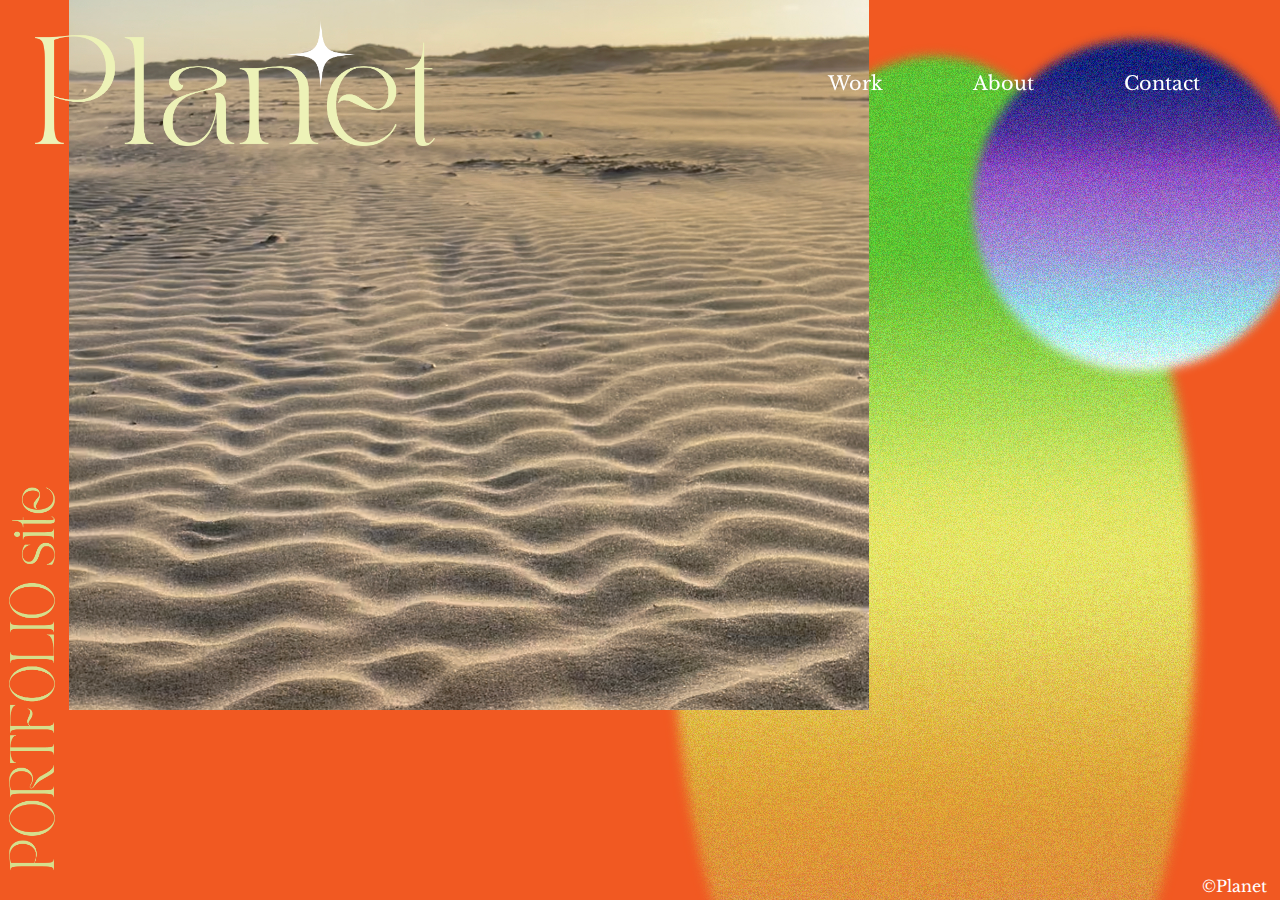
<file: index.html>
<!DOCTYPE html>
<html lang="ja">
<head>
    <meta charset="UTF-8">
    <meta name="viewport" content="width=device-width, initial-scale=1.0">
    <title>Planet</title>
    <meta name="description" content="Natsumi HosodaのPortfolioサイト">

    <!---css--->
    <link rel="stylesheet" href="css/reset.css">
    <link rel="stylesheet" href="css/style.css">

    <!-- favicon -->
    <link rel="icon" type="image/png" href="image/favicon.png">

</head>
<body>
    <!-- ヘッダー -->
    <header>
        <h1>
            <a href="index.html"><img class="logo" src="image/planet.png" alt="ロゴ"></a>
        </h1>
        <nav>
            <ul class="main_nav">
                <li><a href="works.html">Work</a></li>
                <li><a href="about.html">About</a></li>
                <li><a href="contact.html">Contact</a></li>
            </ul>
        </nav>
    </header>
    <!-- 画像 -->
    <div class="deco">
        <div class="deco1">
            <img class="side_logo" src="image/siderogo.png" alt="サイドロゴ">
        </div>
        <div class="deco2">
            <img class="sand" src="image/sand.jpg" alt="砂浜">
        </div>
    </div>
    <!-- フッター -->
    <footer>
        <div class="footer">
            <p>&copy;Planet</p>
        </div>
    </footer>
</body>
</html>
</file>
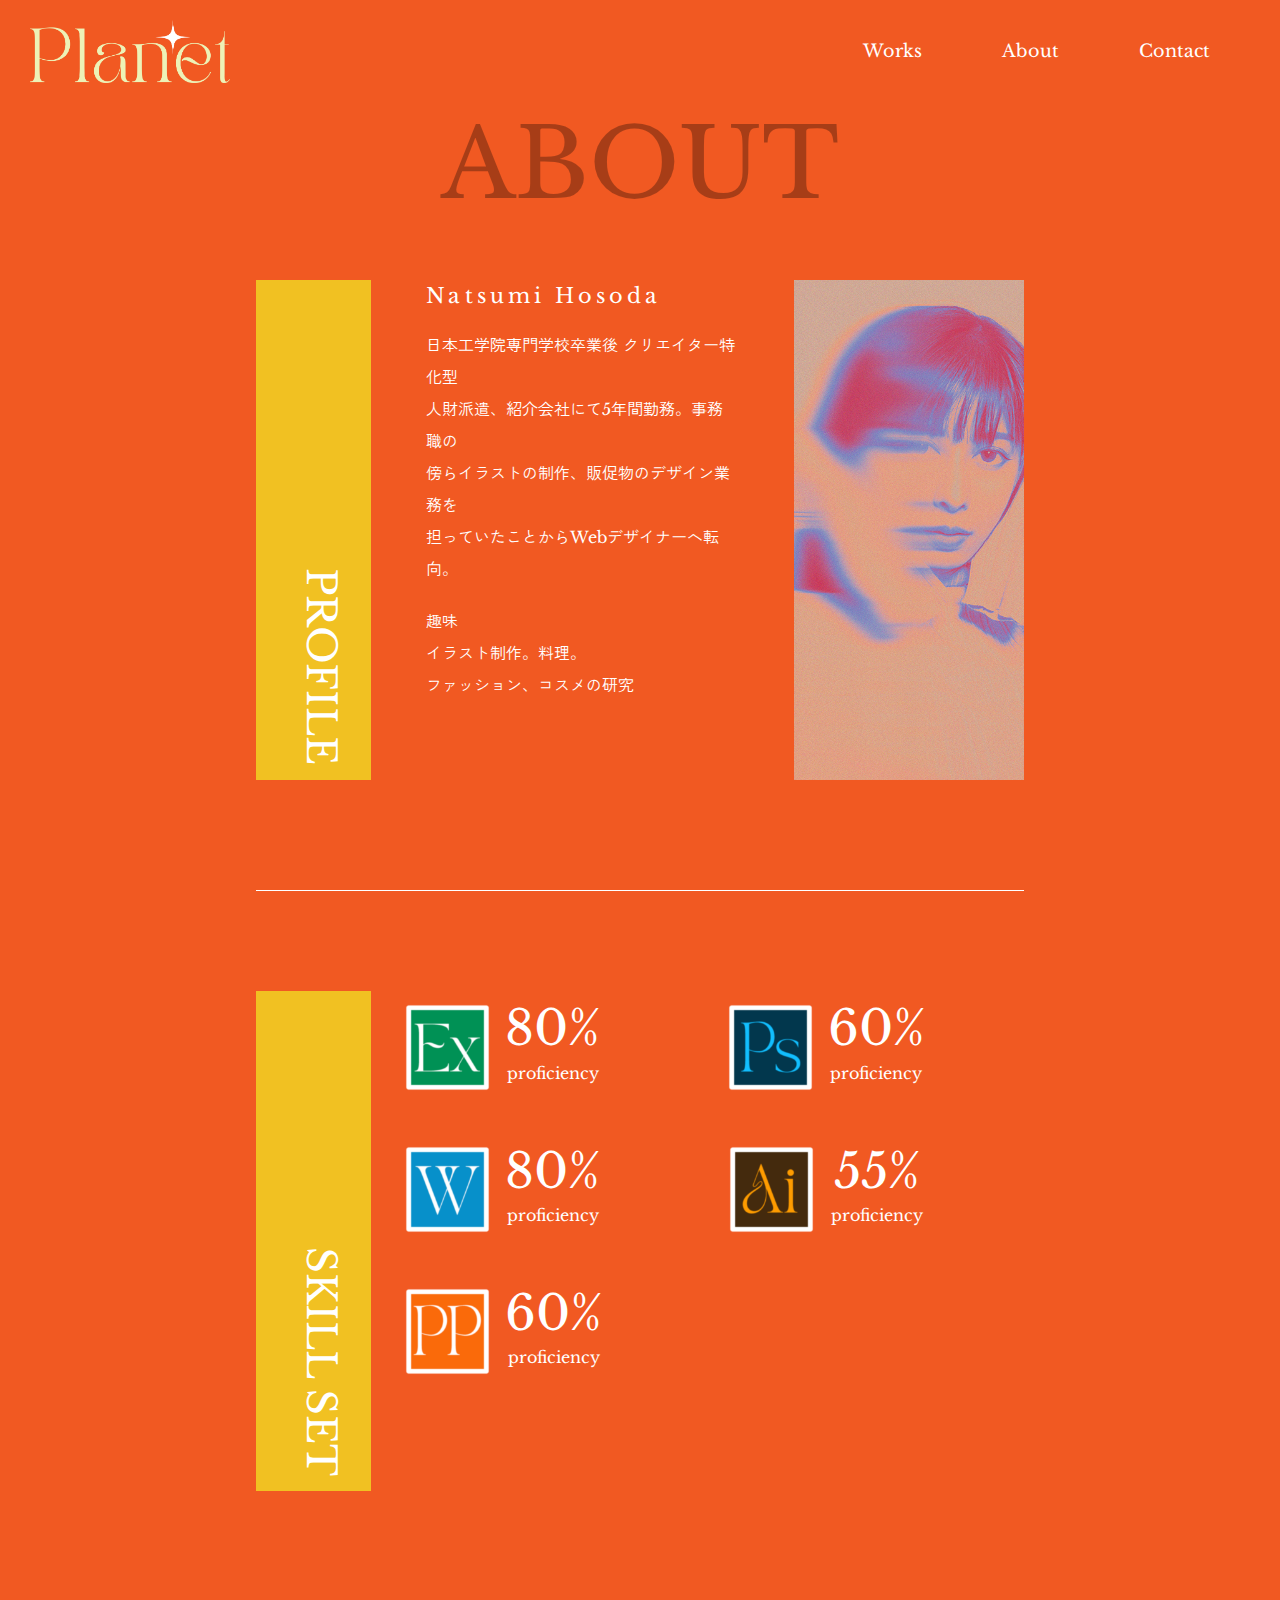
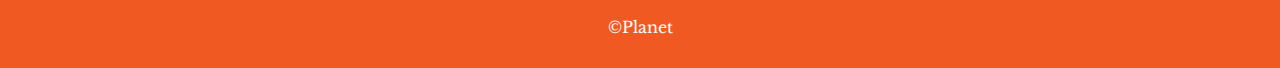
<file: about.html>
<!DOCTYPE html>
<html lang="ja">
<head>
    <meta charset="UTF-8">
    <meta name="viewport" content="width=device-width, initial-scale=1.0">
    <title>Planet-About</title>

    <!---css--->
    <link rel="stylesheet" href="css/reset.css">
    <link rel="stylesheet" href="css/about.css">

    <!-- favicon -->
    <link rel="icon" type="image/png" href="image/favicon.png">
</head>

<body>
    <!-- ヘッダー -->
    <header>
        <h1><a href="index.html"><img class="logo" src="image/planet.png" alt="Planet"></a></h1>
        <nav>
            <ul class="main_nav">
                <li><a href="works.html">Works</a></li>
                <li><a href="about.html">About</a></li>
                <li><a href="contact.html">Contact</a></li>
            </ul>
        </nav>
    </header>

    <!-- タイトル -->
    <main>
        <div class="title">ABOUT</div>
    </main>

    <!-- コンテンツ -->
    <section>
        <div class="profile">
            <div class="subtitle">
                <p class="text">PROFILE</p>
            </div>
            <div class="bunsyo">
                <h2>Natsumi Hosoda</h2>
                <p>日本工学院専門学校卒業後
                    クリエイター特化型<br>
                    人財派遣、紹介会社にて5年間勤務。事務職の<br>
                    傍らイラストの制作、販促物のデザイン業務を<br>
                    <span>担っていたことからWebデザイナーへ転向。</span><br>
                    趣味<br>
                    イラスト制作。料理。<br>
                    ファッション、コスメの研究
                </p>
            </div>
            <img  class="mepic" src="image/me.png" alt="自画像">
        </div>
        <div class="line"></div>
        <div class="skillset">
            <div class="subtitle">
                <p class="text">SKILL SET</p>
            </div>
            <div class="container">
                <div class="item">
                    <img class="icon" src="image/ex_icon.png" alt="PSicon">
                    <div class="text-wrap">
                        <h3>80%</h3>
                        <p class="assist">proficiency</p>
                    </div>
                </div>
                <div class="item">
                    <img class="icon" src="image/word_icon.png" alt="PSicon">
                    <div class="text-wrap">
                        <h3>80%</h3>
                        <p class="assist">proficiency</p>
                    </div>
                </div>
                <div class="item">
                    <img class="icon" src="image/pp_icon.png" alt="PSicon">
                    <div class="text-wrap">
                        <h3>60%</h3>
                        <p class="assist">proficiency</p>
                    </div>
                </div>
                <div class="item">
                    <img class="icon" src="image/ps_icon.png" alt="PSicon">
                    <div class="text-wrap">
                        <h3>60%</h3>
                        <p class="assist">proficiency</p>
                    </div>
                </div>
                <div class="item">
                    <img class="icon" src="image/ai_icon.png" alt="PSicon">
                    <div class="text-wrap">
                        <h3>55%</h3>
                        <p class="assist">proficiency</p>
                    </div>
                </div>
            </div>
        </div>
    </section>
    <footer>
        <div class="footer">
            <p>&copy;Planet</p>
        </div>
    </footer>
</body>

</html>
</file>
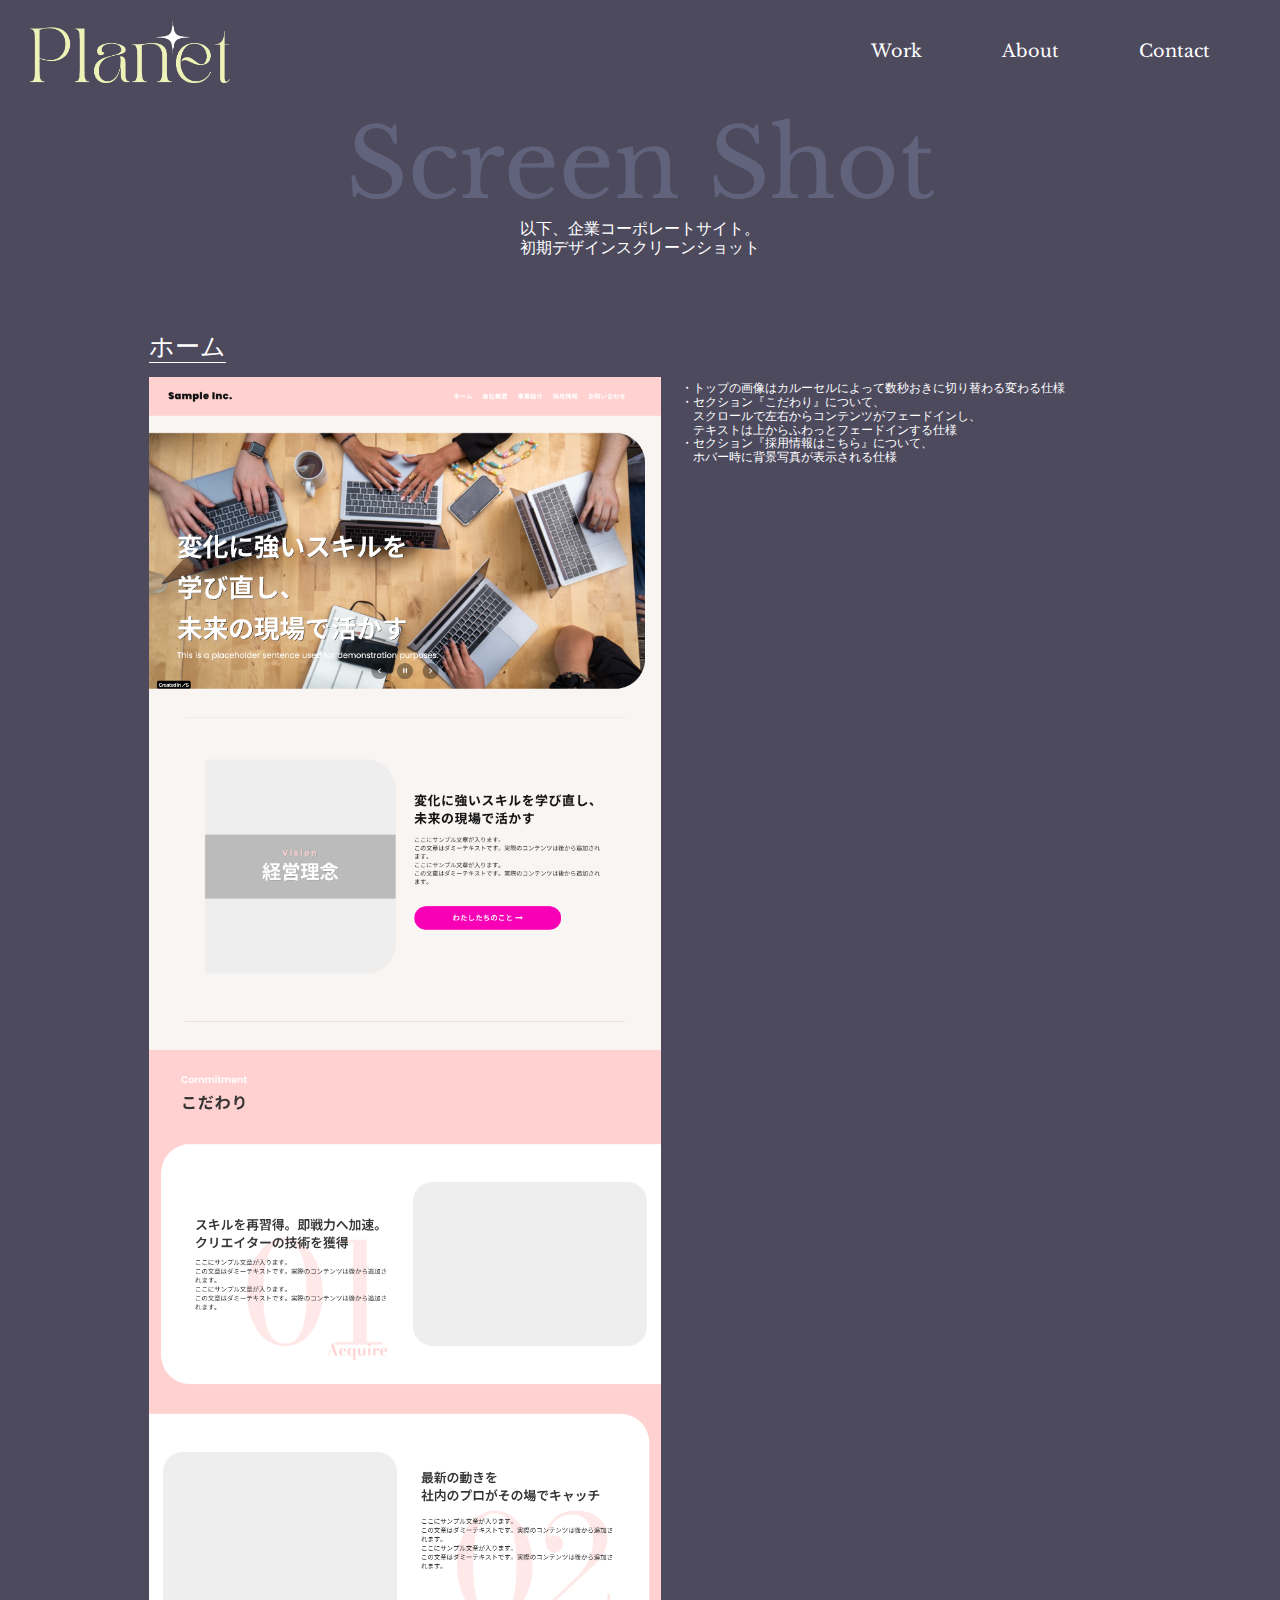
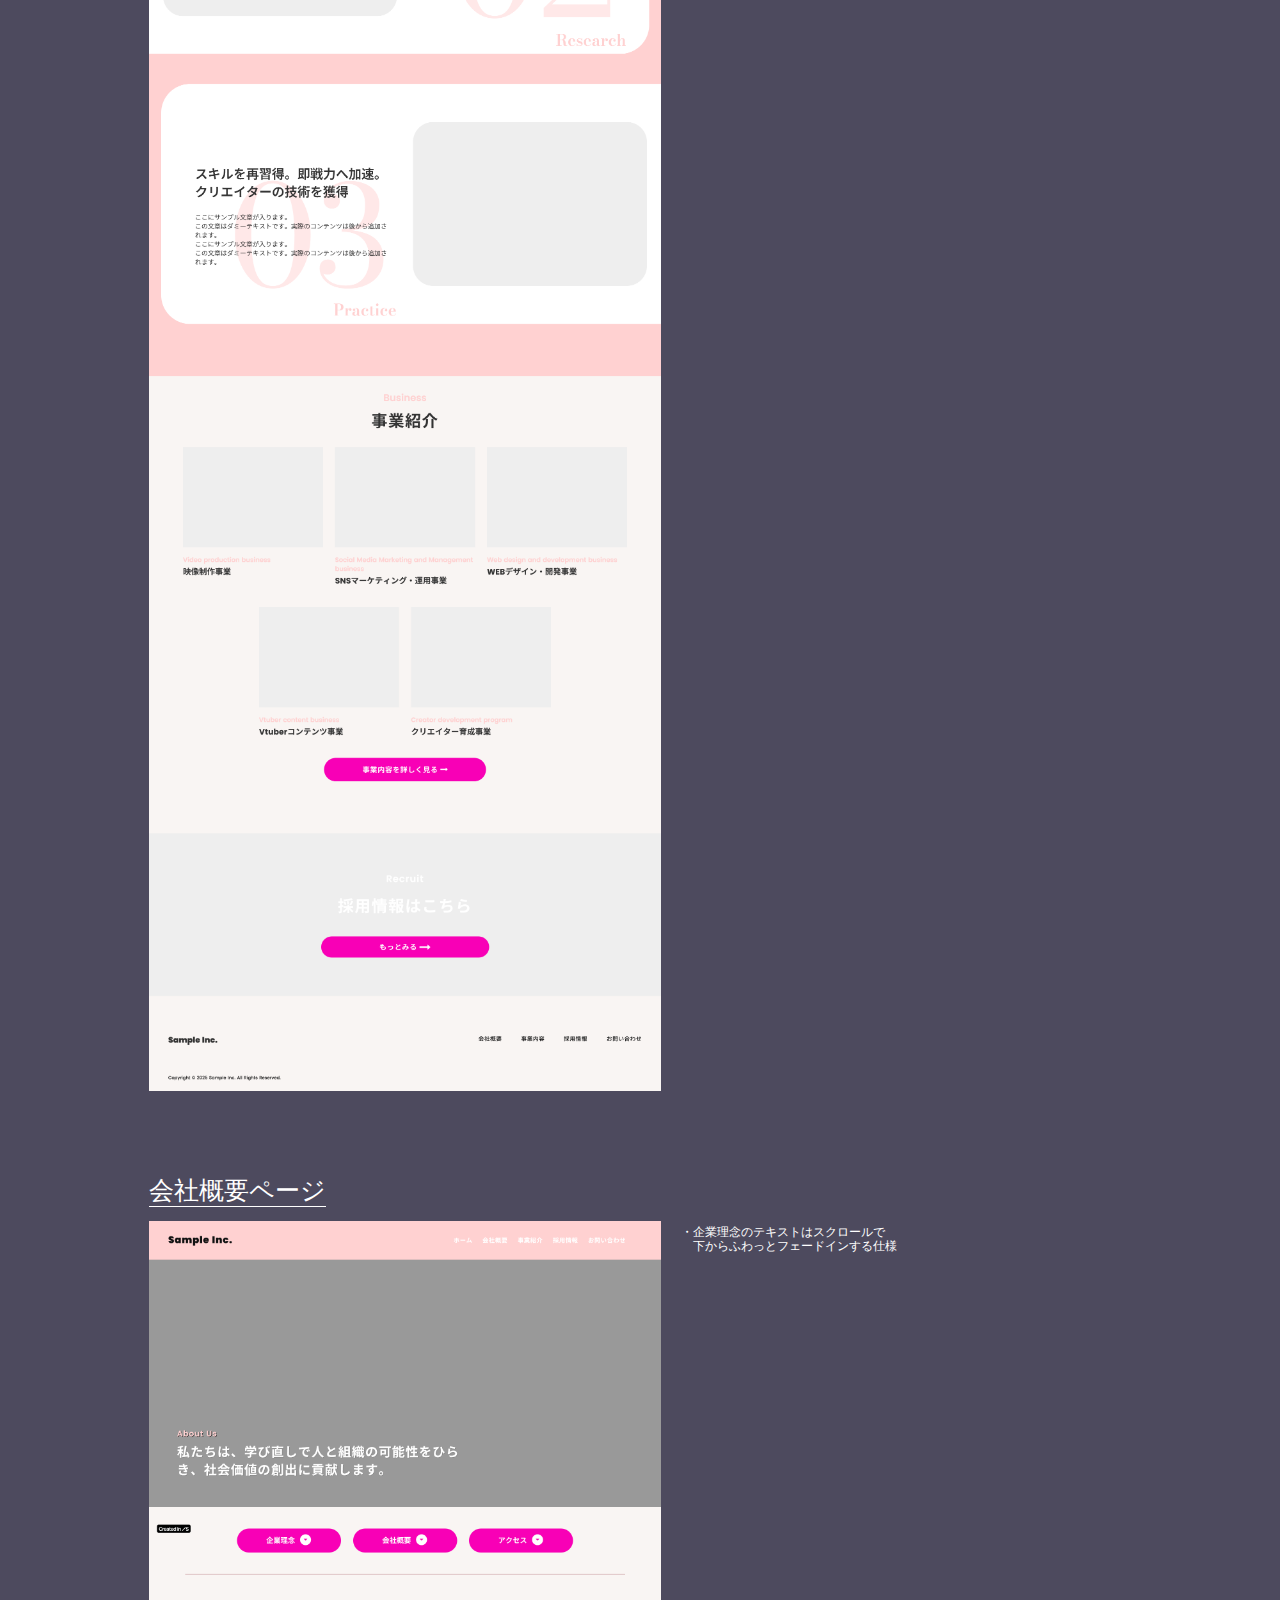
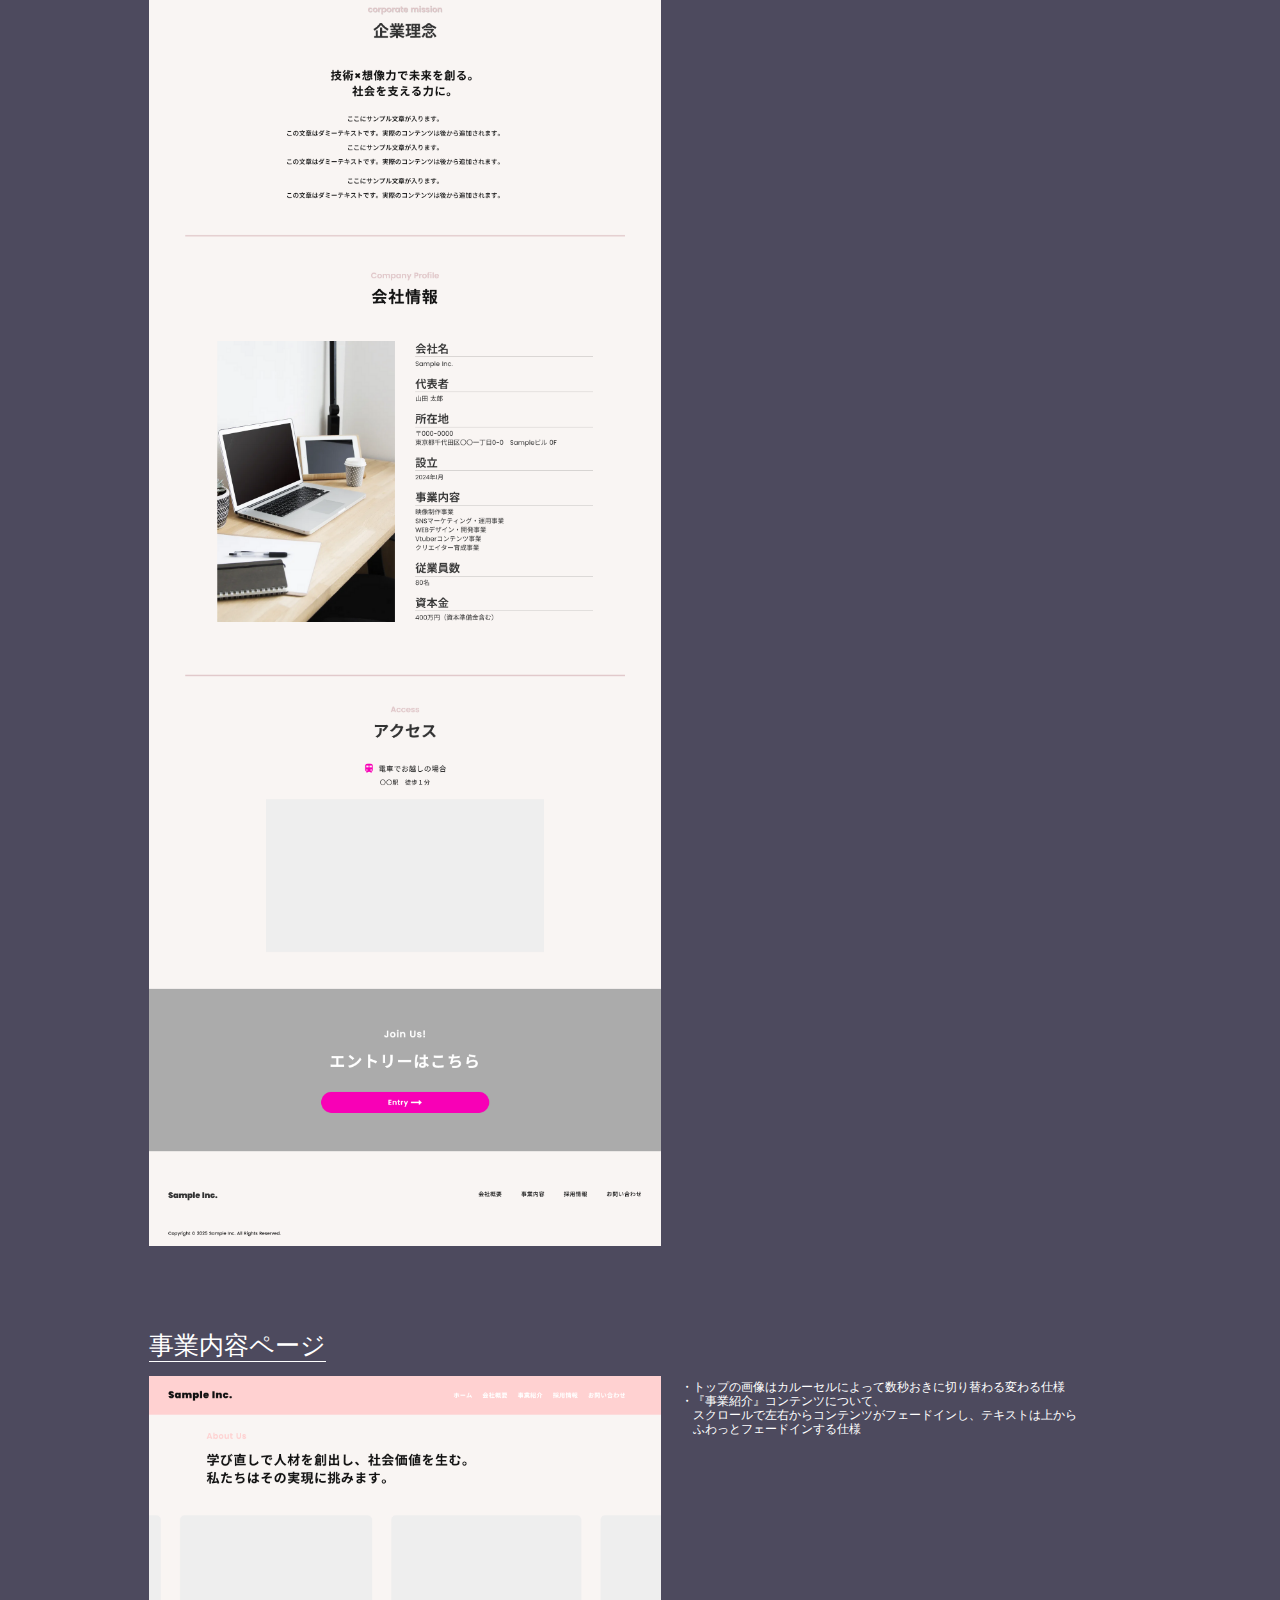
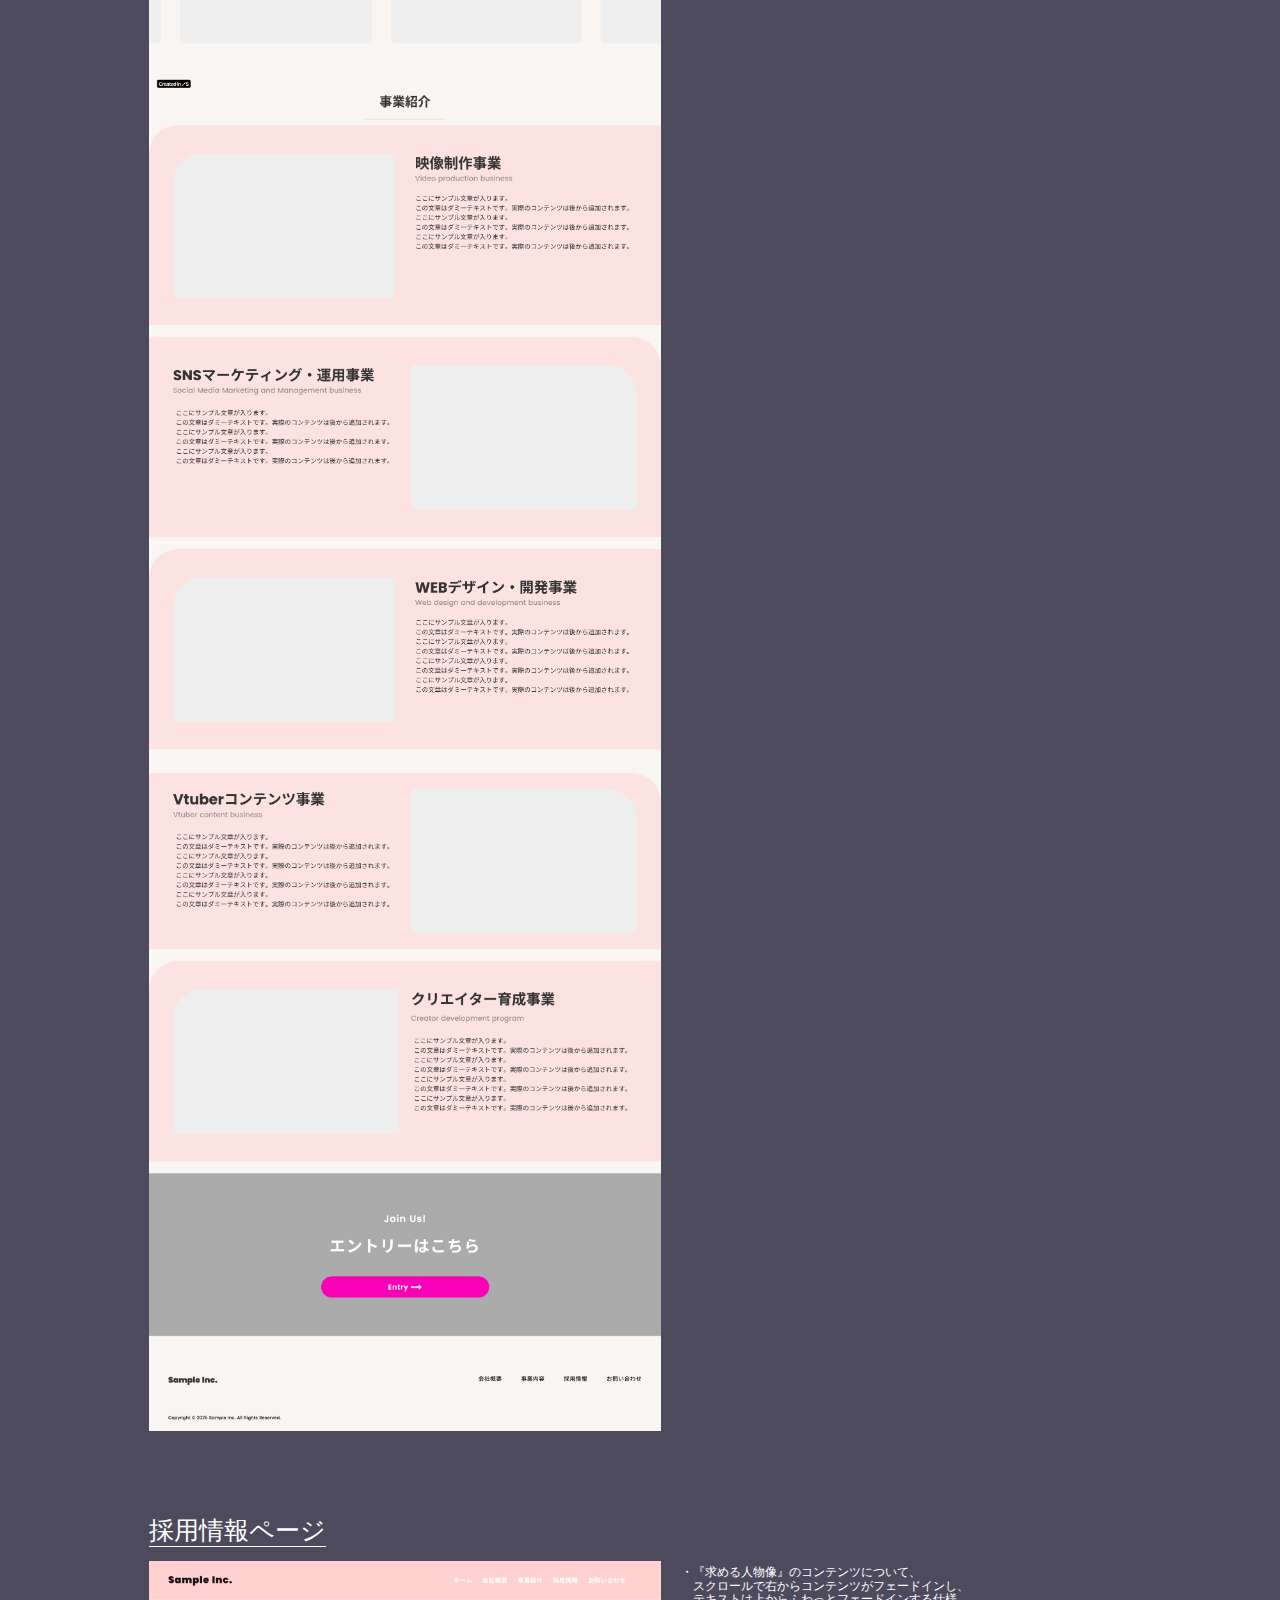
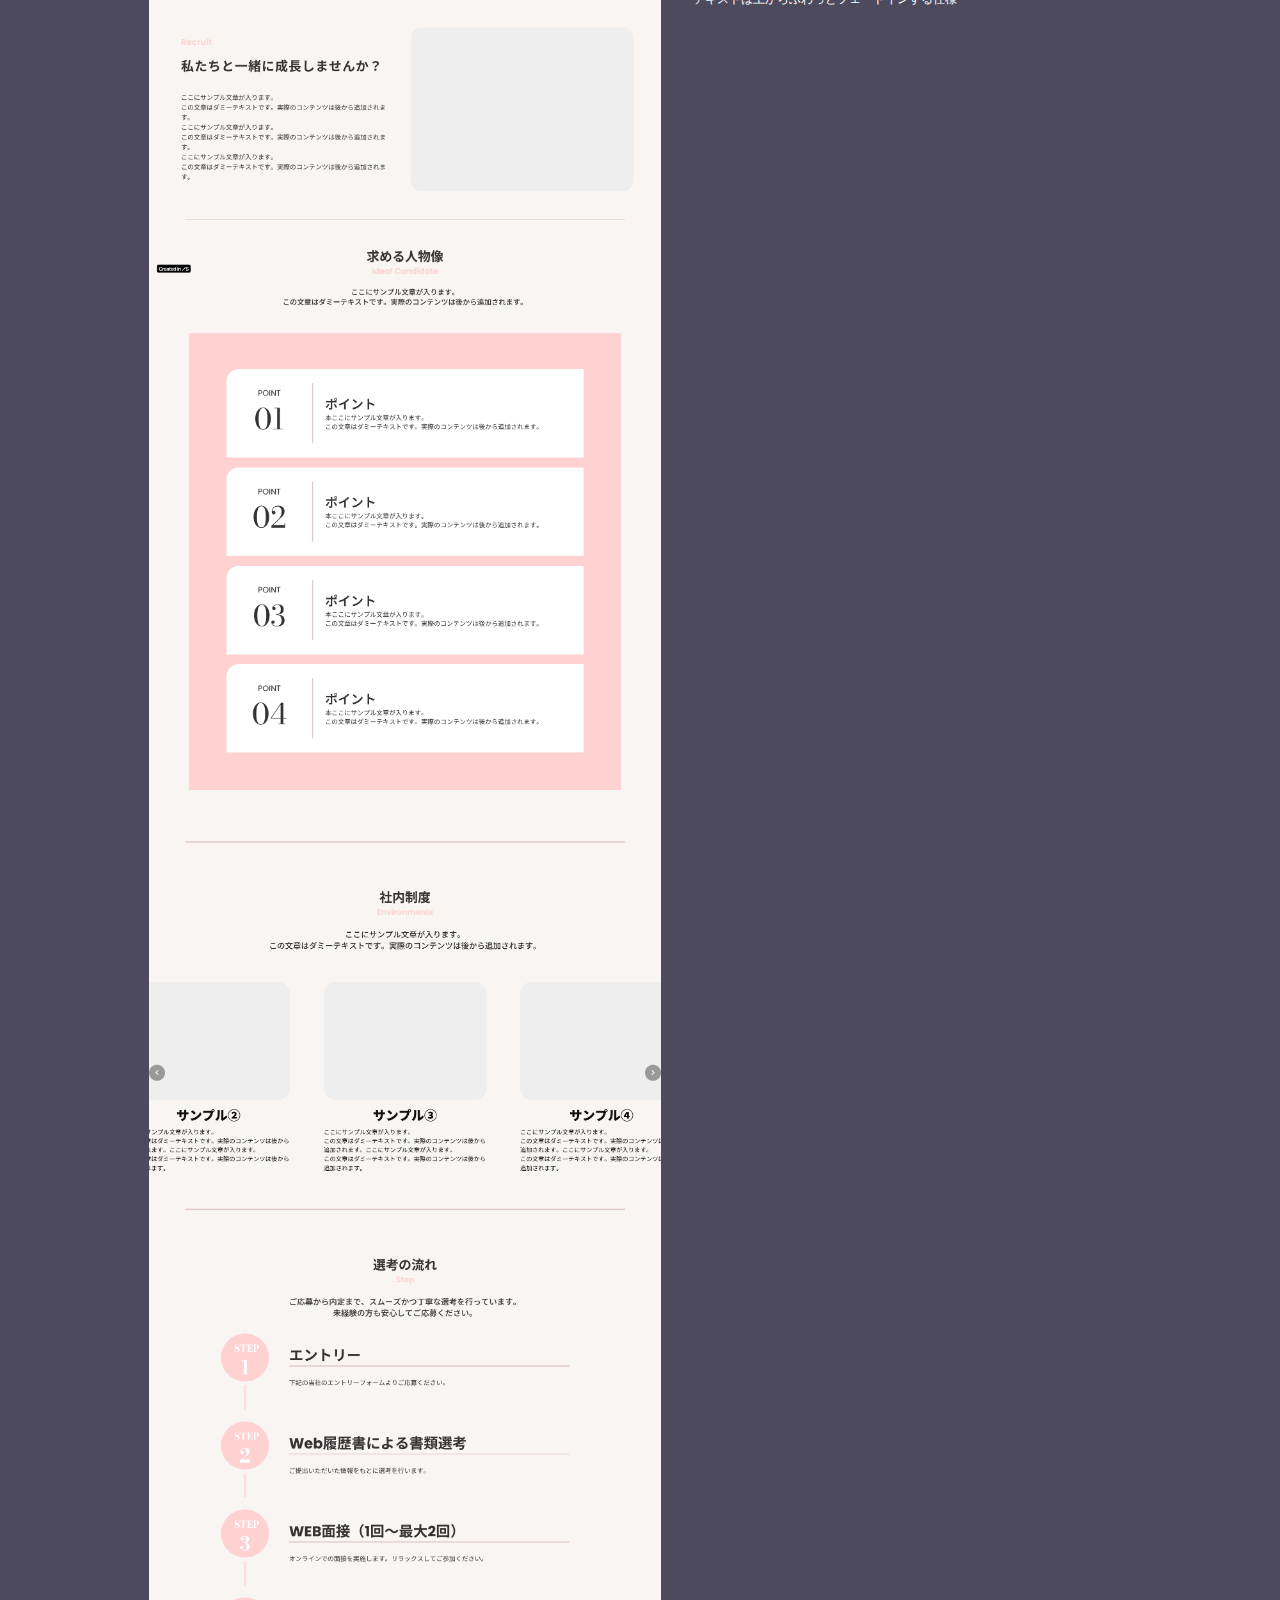
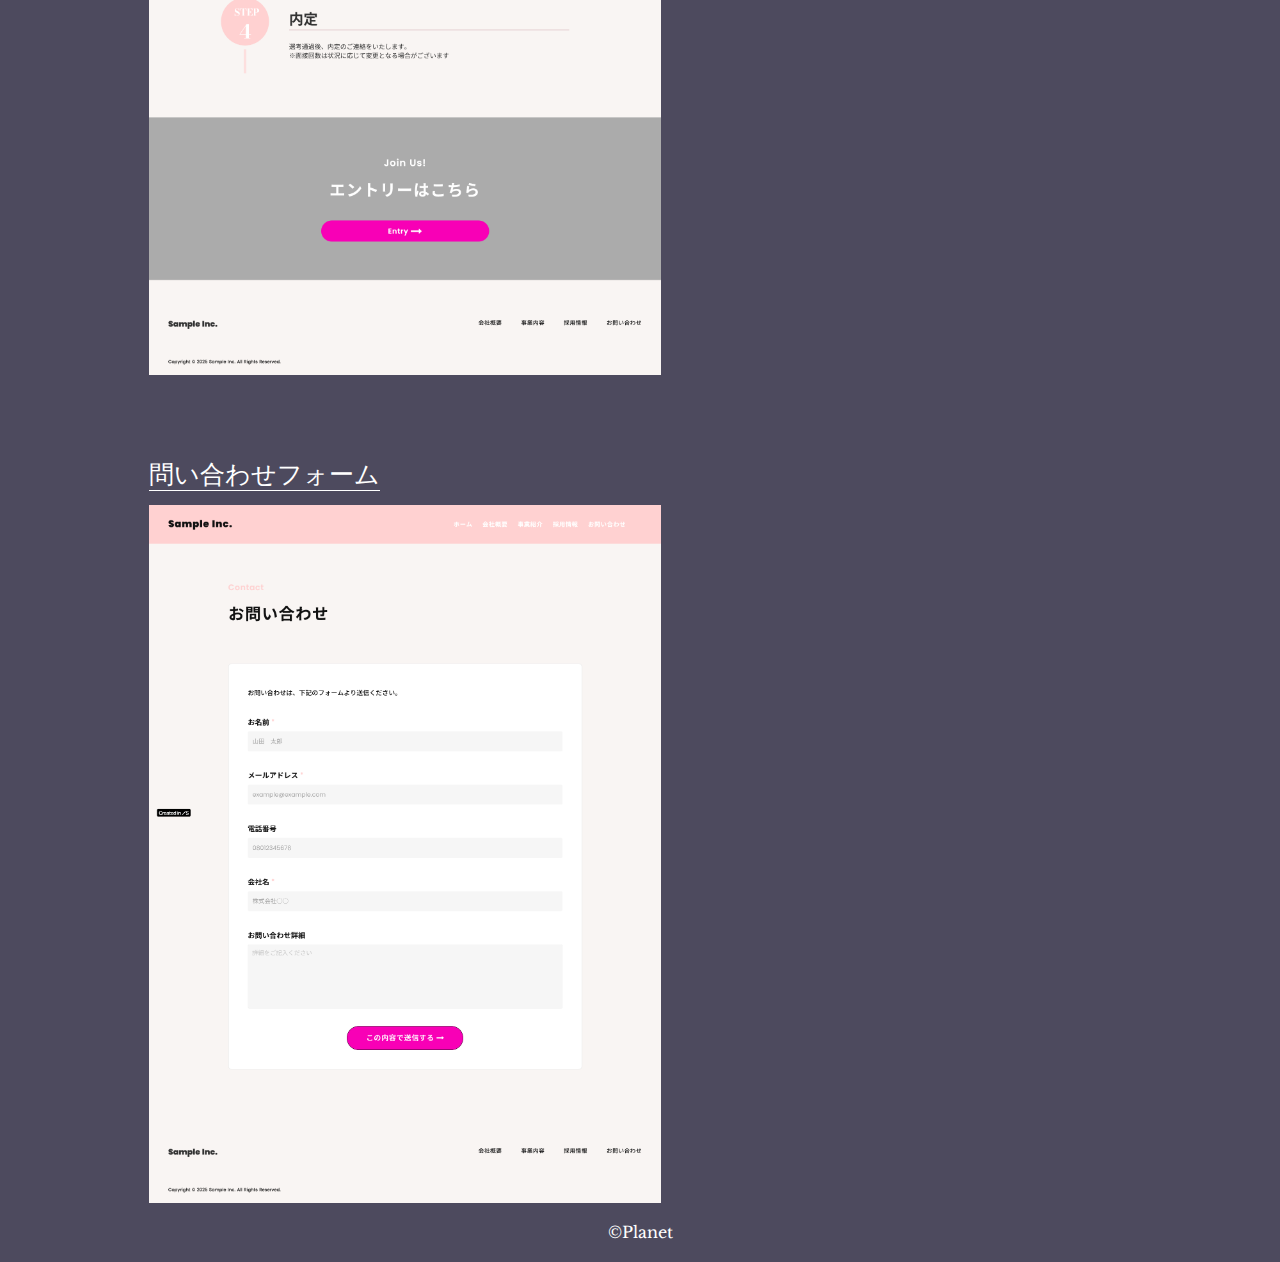
<file: boucompany01.html>
<!DOCTYPE html>
<html lang="ja">
<head>
    <meta charset="UTF-8">
    <meta name="viewport" content="width=device-width, initial-scale=1.0">
    <title>某企業のコーポレートサイトリニューアル</title>

    <!---css--->
    <link rel="stylesheet" href="css/reset.css">
    <link rel="stylesheet" href="css/works2.css">
    
    <!-- favicon -->
    <link rel="icon" type="image/png" href="image/favicon.png">

    <!-- font -->
    <link rel="preconnect" href="https://fonts.googleapis.com">
    <link rel="preconnect" href="https://fonts.gstatic.com" crossorigin>
    <link href="https://fonts.googleapis.com/css2?family=Libre+Baskerville:ital,wght@0,400;0,700;1,400&family=Zen+Kaku+Gothic+New&display=swap" rel="stylesheet">
</head>
<body>
      <!-- ヘッダー -->
    <header>
        <h1>
            <a href="index.html"><img class="logo" src="image/planet.png" alt="ロゴ"></a>
        </h1>
        <nav>
            <ul class="main_nav">
                <li><a href="works.html">Work</a></li>
                <li><a href="about.html">About</a></li>
                <li><a href="contact.html">Contact</a></li>
            </ul>
        </nav>
    </header>
    <!-- スクリーンショット -->
    <main>
        <div class="title">Screen <br class="sp_look">Shot</div>
        <h1 class="anken_h1">以下、企業コーポレートサイト。<br>初期デザインスクリーンショット</h1>
        <div class="anken_contents">
            <div class="anken01_itemsbox">
                <div class="anken01_item">
                    <div class="img_screenshot">
                        <h2 class="anken01_title">ホーム</h2>
                        <img src="image/anken01_home.png" alt="ホーム">
                    </div>
                    <div class="explanation">
                        <p>
                            ・トップの画像はカルーセルによって数秒おきに切り替わる変わる仕様<br>
                            ・セクション『こだわり』について、<br>　スクロールで左右からコンテンツがフェードインし、<br>　テキストは上からふわっとフェードインする仕様<br>
                            ・セクション『採用情報はこちら』について、<br>　ホバー時に背景写真が表示される仕様
                        </p>
                    </div>
                </div>
            </div>
            <div class="anken01_itemsbox">
                <div class="anken01_item">
                    <div class="img_screenshot">
                        <h2 class="anken01_title">会社概要ページ</h2>
                        <img src="image/anken01_info.png" alt="会社概要">
                    </div>
                    <div class="explanation">
                        <p>
                            ・企業理念のテキストはスクロールで<br>　下からふわっとフェードインする仕様
                        </p>
                    </div>
                </div>
            </div>
            <div class="anken01_itemsbox">
               <div class="anken01_item">
                    <div class="img_screenshot">
                        <h2 class="anken01_title">事業内容ページ</h2>
                        <img src="image/anken01_business.png" alt="事業内容">
                    </div>
                    <div class="explanation">
                        <p>
                            ・トップの画像はカルーセルによって数秒おきに切り替わる変わる仕様<br>
                            ・『事業紹介』コンテンツについて、<br>　スクロールで左右からコンテンツがフェードインし、テキストは上から<br>　ふわっとフェードインする仕様
                        </p>
                    </div>
                </div>
            </div>
            <div class="anken01_itemsbox">
                <div class="anken01_item">
                    <div class="img_screenshot">
                        <h2 class="anken01_title">採用情報ページ</h2>
                        <img src="image/anken01_recruit.png" alt="採用情報">
                    </div>
                    <div class="explanation">
                        <p>
                            ・『求める人物像』のコンテンツについて、<br>　スクロールで右からコンテンツがフェードインし、<br>　テキストは上からふわっとフェードインする仕様
                        </p>
                    </div>
                </div>
            </div>
            <div class="anken01_itemsbox">
                <div class="anken01_item">
                    <div class="img_screenshot">
                        <h2 class="anken01_title">問い合わせフォーム</h2>
                        <img src="image/anken01_inquiry.png" alt="問い合わせフォーム">
                    </div>
                    <div class="explanation">
                        <p></p>
                    </div>
                </div>
            </div>
        </div>
        <footer>
        <div class="footer">
            <p>&copy;Planet</p>
        </div>
    </footer>
    </main>
</body>
</html>
</file>
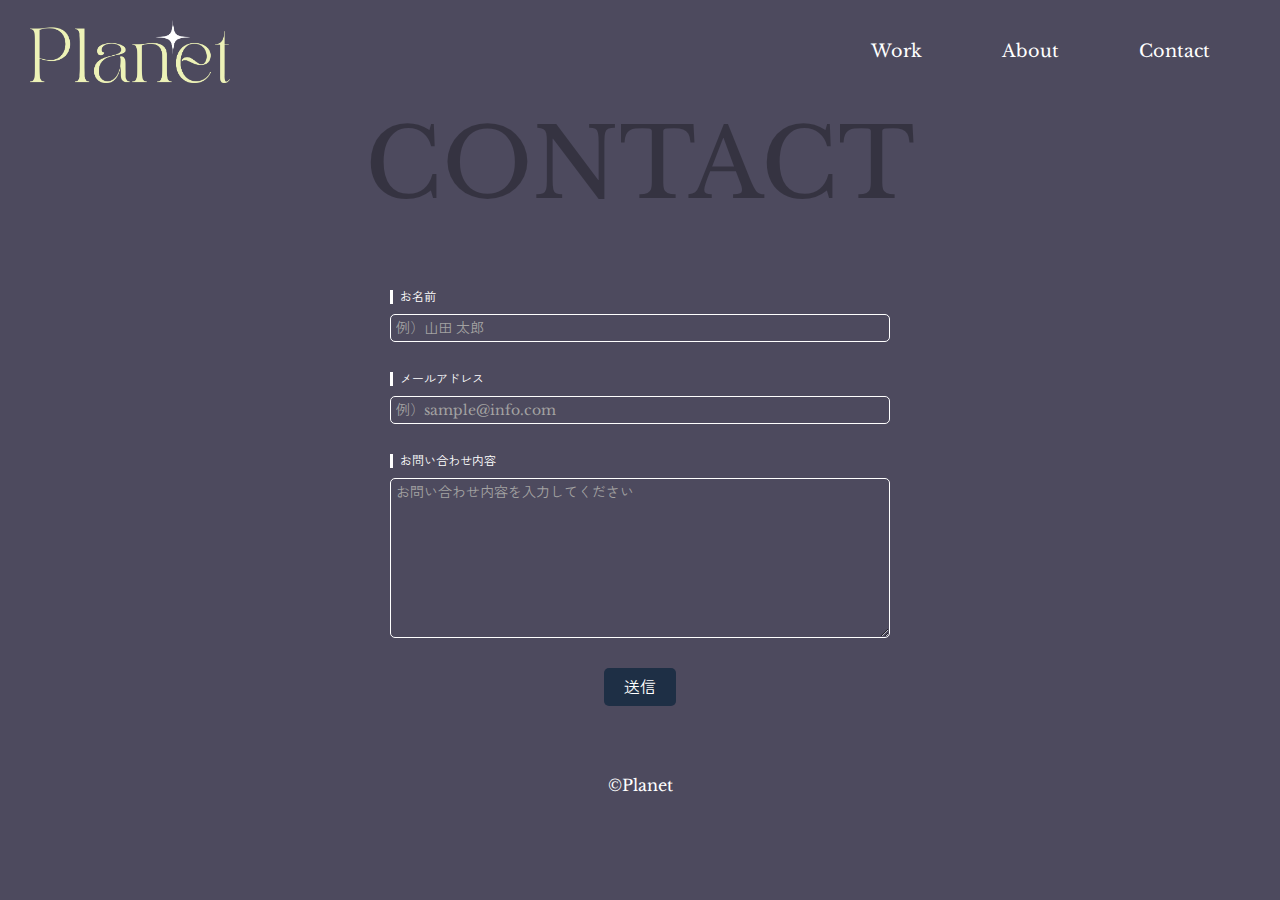
<file: contact.html>
<!DOCTYPE html>
<html lang="ja">
<head>
    <meta charset="UTF-8">
    <meta name="viewport" content="width=device-width, initial-scale=1.0">
    <title>Planet-Contact</title>

    <!---css--->
    <link rel="stylesheet" href="css/reset.css">
    <link rel="stylesheet" href="css/contact.css">

    <!-- favicon -->
    <link rel="icon" type="image/png" href="image/favicon.png">

</head>
<body>
    <!-- ヘッダー -->
    <header>
        <h1>
            <a href="index.html"><img class="logo" src="image/planet.png" alt="ロゴ"></a>
        </h1>
        <nav>
            <ul class="main_nav">
                <li><a href="works.html">Work</a></li>
                <li><a href="about.html">About</a></li>
                <li><a href="contact.html">Contact</a></li>
            </ul>
        </nav>
    </header>
    <!-- Title -->
    <div class="title">CONTACT</div>
    <!-- 問い合わせ内容記入欄 -->
    <div class="contact-form">
        <form action="" method="post">
            <div class="item">
                <label class="label">お名前</label>
                <input type="text" class="inputs" name="name" placeholder="例）山田 太郎" required/>
            </div>
            <div class="item">
                <label class="label">メールアドレス</label>
                <input type="email" class="inputs" name="email" placeholder="例）sample@info.com" required/>
            </div>
            <div class="item">
                <label class="label">お問い合わせ内容</label>
                <textarea class="inputs" name="message" placeholder="お問い合わせ内容を入力してください"></textarea>
            </div>
            <div class="button-area">
                <input type="submit" value="送信"/>
            </div>
        </form>
    </div>
    <footer>
        <div class="footer">
            <p>&copy;Planet</p>
        </div>
    </footer>
</body>
</html>
</file>
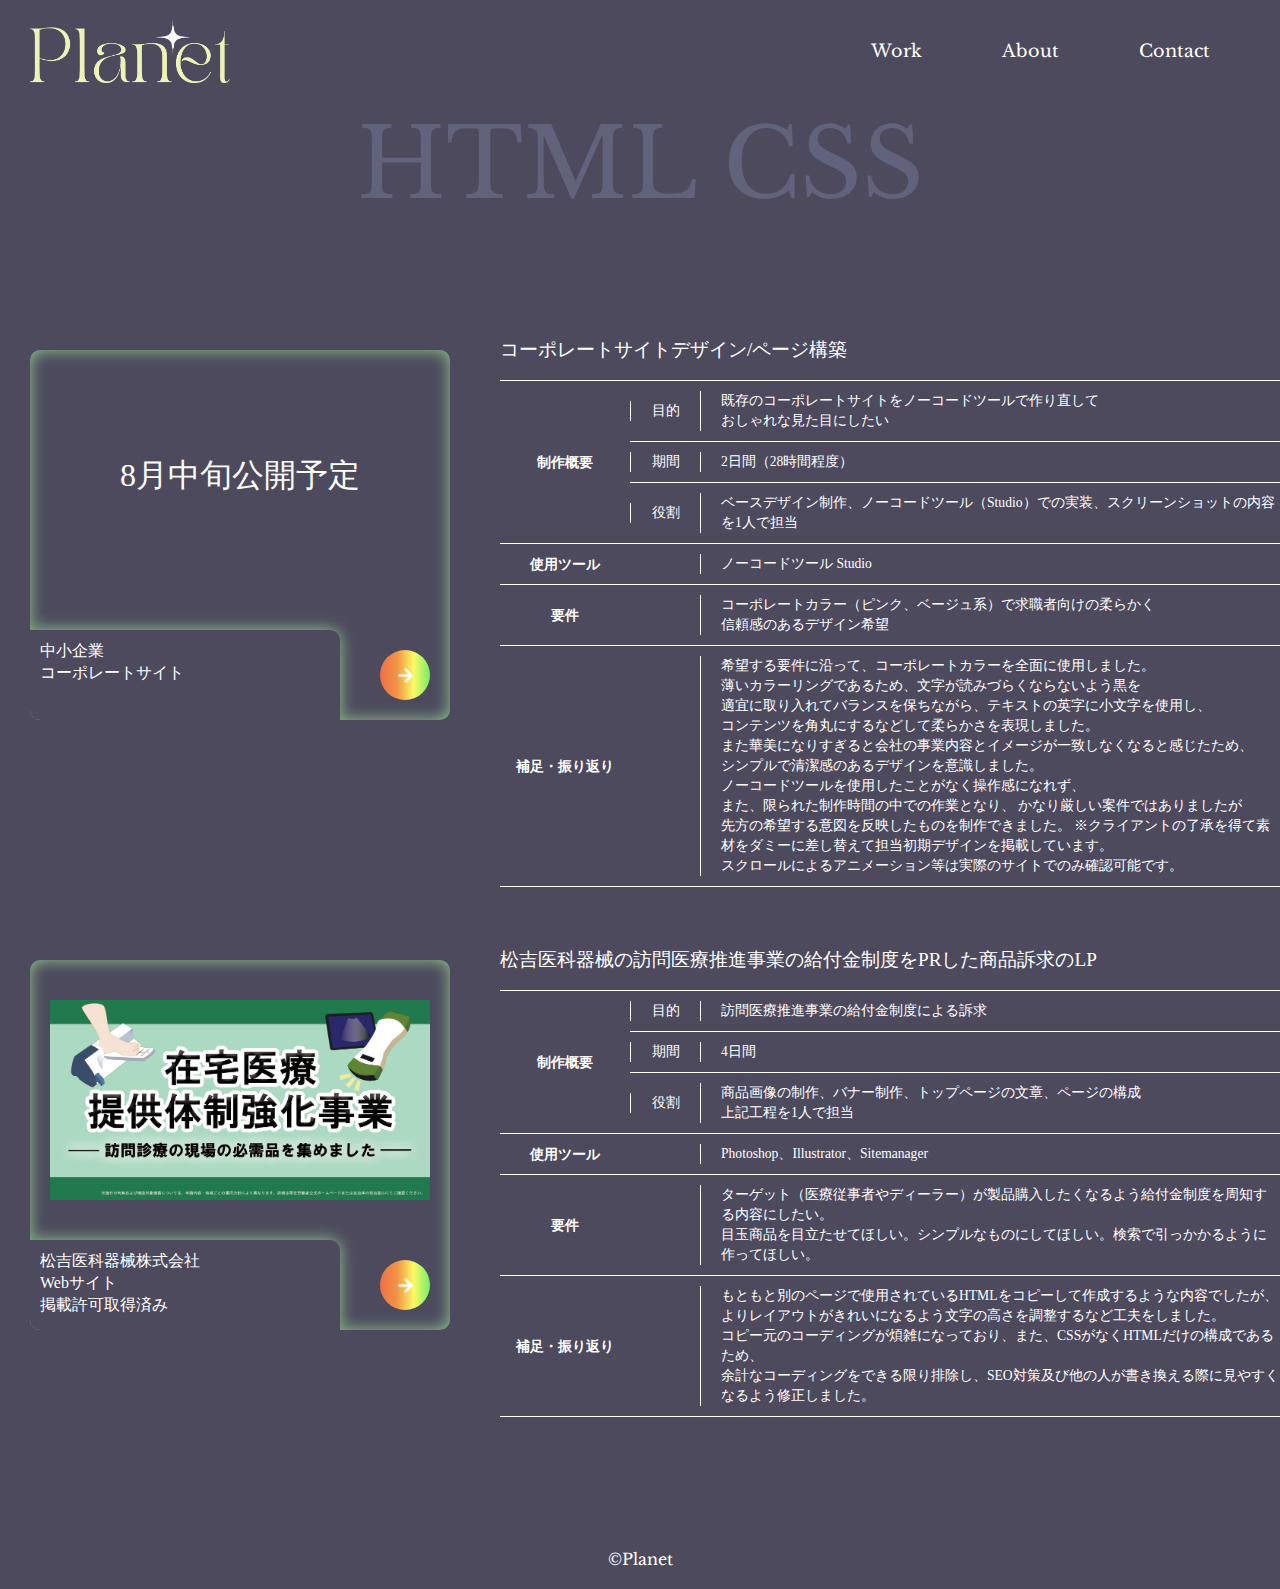
<file: work01.html>
<!DOCTYPE html>
<html lang="ja">
<head>
    <meta charset="UTF-8">
    <meta name="viewport" content="width=device-width, initial-scale=1.0">
    <title>Work01</title>

    <!---css--->
    <link rel="stylesheet" href="css/reset.css">
    <link rel="stylesheet" href="css/works2.css">
    
    <!-- favicon -->
    <link rel="icon" type="image/png" href="image/favicon.png">

    <!-- font -->
    <link rel="preconnect" href="https://fonts.googleapis.com">
    <link rel="preconnect" href="https://fonts.gstatic.com" crossorigin>
    <link href="https://fonts.googleapis.com/css2?family=Libre+Baskerville:ital,wght@0,400;0,700;1,400&family=Zen+Kaku+Gothic+New&display=swap" rel="stylesheet">
</head>
<body>
      <!-- ヘッダー -->
    <header>
        <h1>
            <a href="index.html"><img class="logo" src="image/planet.png" alt="ロゴ"></a>
        </h1>
        <nav>
            <ul class="main_nav">
                <li><a href="works.html">Work</a></li>
                <li><a href="about.html">About</a></li>
                <li><a href="contact.html">Contact</a></li>
            </ul>
        </nav>
    </header>

    <!-- タイトル -->
    <div class="title">HTML CSS</div>

    <!-- 大枠 -->
     <section class="container02">
        <!-- コンテンツ -->
        <ul class="big_box">
            <!-- 小コンテンツ -->
            <li class="im_box">
                <!-- ビジュアル -->
                <a class="im_left" href="#"> <!-- reskillngsite -->
                    <div class="visuals_01_horyu">8月中旬公開予定</div>
                    <!-- <img class="visuals_01" src="image/11324_color.png" alt="ReskillingのCPサイト"> -->
                    <div class="cm_name">
                        <p>中小企業<br>コーポレートサイト</p>
                    </div>
                    <div class="arrow_icon"><img src="image/arrow.png" alt="→"></div>
                </a>
                <!-- 詳細 -->
                <div class="im_right">
                    <h2>コーポレートサイトデザイン/ページ構築</h2>
                    <table class="main_table">
                        <tr>
                            <th class="item" rowspan="3">制作概要</th>
                            <td class="item_plus"><span class="border_00">目的</span></td>
                            <td><span class="border_01">既存のコーポレートサイトをノーコードツールで作り直して<br>おしゃれな見た目にしたい</span></td>
                        </tr>
                        <tr>
                            <td class="item_plus"><span class="border_00">期間</span></td>
                            <td><span class="border_01">2日間（28時間程度）</span></td>
                        </tr>
                        <tr>
                            <td class="item_plus"><span class="border_00">役割</span></td>
                            <td><span class="border_01">ベースデザイン制作、ノーコードツール（Studio）での実装、スクリーンショットの内容を1人で担当</span></td>
                        </tr>

                        <tr>
                            <th class="item">使用ツール</th>
                            <td></td>
                            <td><span class="border_01">ノーコードツール Studio</span></td>
                        </tr>
                        <tr>
                            <th class="item">要件</th>
                            <td></td>
                            <td><span class="border_01">コーポレートカラー（ピンク、ベージュ系）で求職者向けの柔らかく<br>信頼感のあるデザイン希望</span></td>
                        </tr>
                        <tr>
                            <th class="item">補足・振り返り</th>
                            <td></td>
                            <td>
                                <span class="border_01">
                                    希望する要件に沿って、コーポレートカラーを全面に使用しました。<br>
                                    薄いカラーリングであるため、文字が読みづらくならないよう黒を<br>
                                    適宜に取り入れてバランスを保ちながら、テキストの英字に小文字を使用し、<br>
                                    コンテンツを角丸にするなどして柔らかさを表現しました。<br>
                                    また華美になりすぎると会社の事業内容とイメージが一致しなくなると感じたため、<br>
                                    シンプルで清潔感のあるデザインを意識しました。<br>
                                    ノーコードツールを使用したことがなく操作感になれず、<br>また、限られた制作時間の中での作業となり、
                                    かなり厳しい案件ではありましたが<br>先方の希望する意図を反映したものを制作できました。
                                    ※クライアントの了承を得て素材をダミーに差し替えて担当初期デザインを掲載しています。<br>
                                    スクロールによるアニメーション等は実際のサイトでのみ確認可能です。
                                </span>
                            </td>
                        </tr>
                    </table>
                </div>
            </li>
            <li class="im_box">
                <!-- ビジュアル -->
                <a class="im_left" href="https://www.matsuyoshi.co.jp/tokushu/houmonshinryou/"> <!-- まつよし -->
                    <img class="visuals_01" src="image/houmoniryou_bunner-2.jpg" alt="まつよしWebサイト">
                    <div class="cm_name">
                        <p>松吉医科器械株式会社<br>Webサイト<br>掲載許可取得済み</p>
                    </div>
                    <div class="arrow_icon"><img src="image/arrow.png" alt="→"></div>
                </a>
                <!-- 詳細 -->
                <div class="im_right">
                    <h2 class="h2_height">松吉医科器械の訪問医療推進事業の給付金制度をPRした商品訴求のLP</h2>
                    <table class="main_table">
                        <tr>
                            <th class="item" rowspan="3">制作概要</th>
                            <td class="item_plus"><span class="border_00">目的</span></td>
                            <td><span class="border_01">訪問医療推進事業の給付金制度による訴求</span></td>
                        </tr>
                        <tr>
                            <td class="item_plus"><span class="border_00">期間</span></td>
                            <td><span class="border_01">4日間</span></td>
                        </tr>
                        <tr>
                            <td class="item_plus"><span class="border_00">役割</span></td>
                            <td><span class="border_01">商品画像の制作、バナー制作、トップページの文章、ページの構成<br>上記工程を1人で担当</span></td>
                        </tr>

                        <tr>
                            <th class="item">使用ツール</th>
                            <td></td>
                            <td><span class="border_01">Photoshop、Illustrator、Sitemanager</span></td>
                        </tr>
                        <tr>
                            <th class="item">要件</th>
                            <td></td>
                            <td>
                                <span class="border_01">
                                    ターゲット（医療従事者やディーラー）が製品購入したくなるよう給付金制度を周知する内容にしたい。<br>
                                    目玉商品を目立たせてほしい。シンプルなものにしてほしい。検索で引っかかるように作ってほしい。
                                </span>
                            </td>
                        </tr>
                        <tr>
                            <th class="item">補足・振り返り</th>
                            <td></td>
                            <td>
                                <span class="border_01">
                                    もともと別のページで使用されているHTMLをコピーして作成するような内容でしたが、<br>
                                    よりレイアウトがきれいになるよう文字の高さを調整するなど工夫をしました。<br>
                                    コピー元のコーディングが煩雑になっており、また、CSSがなくHTMLだけの構成であるため、<br>
                                    余計なコーディングをできる限り排除し、SEO対策及び他の人が書き換える際に見やすくなるよう修正しました。
                                </span>
                            </td>
                        </tr>
                    </table>
                </div>
            </li>
        </ul>
     </section>
     <footer>
        <div class="footer">
            <p>&copy;Planet</p>
        </div>
    </footer>
</body>

</html>
</file>
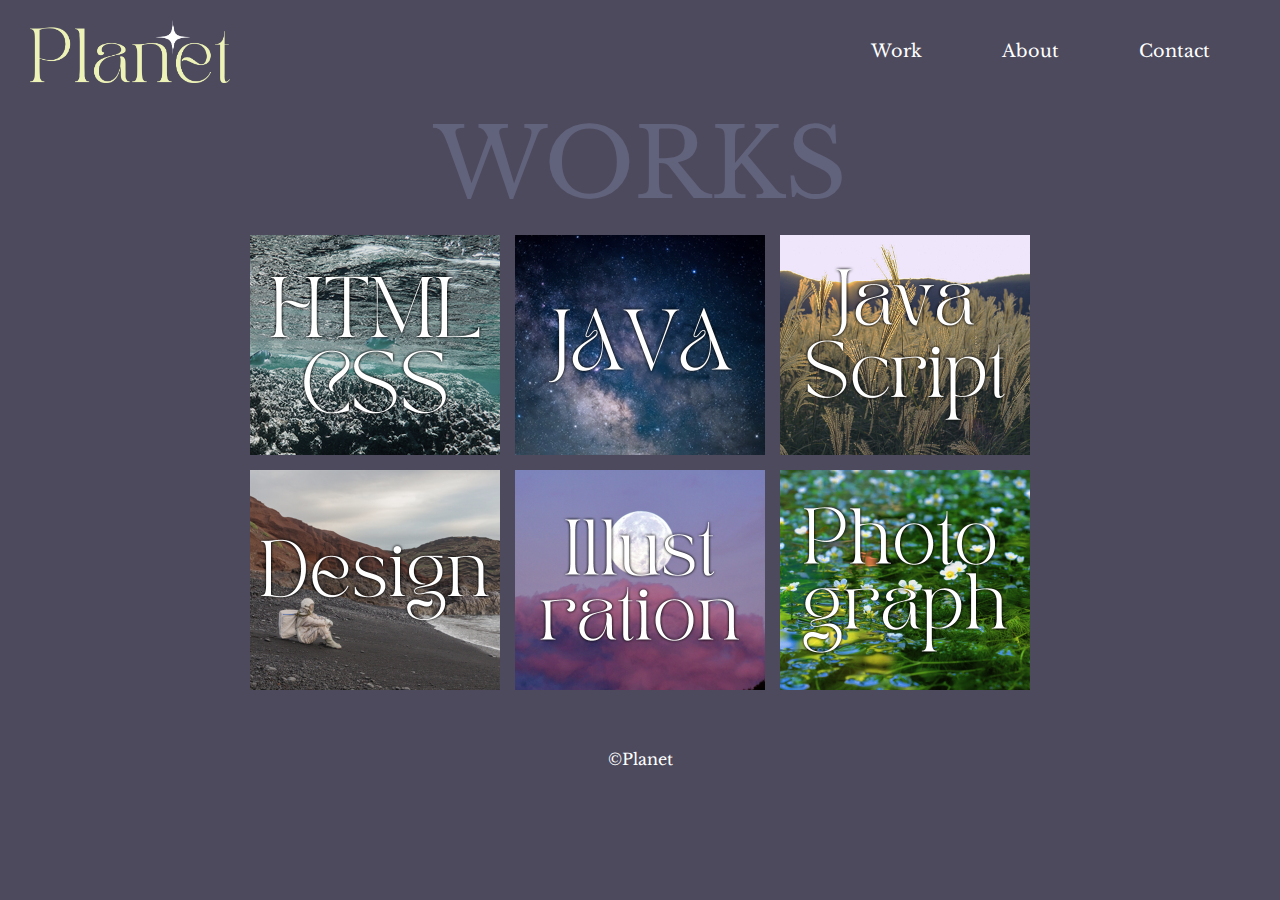
<file: works.html>
<!DOCTYPE html>
<html lang="ja">
<head>
    <meta charset="UTF-8">
    <meta name="viewport" content="width=device-width, initial-scale=1.0">
    <title>Planet-Works</title>

    <!---css--->
    <link rel="stylesheet" href="css/reset.css">
    <link rel="stylesheet" href="css/works2.css">
    
    <!-- favicon -->
    <link rel="icon" type="image/png" href="image/favicon.png">
    
</head>
<body>
    <!-- ヘッダー -->
    <header>
        <h1>
            <a href="index.html"><img class="logo" src="image/planet.png" alt="ロゴ"></a>
        </h1>
        <nav>
            <ul class="main_nav">
                <li><a href="works.html">Work</a></li>
                <li><a href="about.html">About</a></li>
                <li><a href="contact.html">Contact</a></li>
            </ul>
        </nav>
    </header>

    <div class="title">WORKS</div>

    <section class="container">
        <div class="child">
            <a class="item active" href="/work01.html">
                <img class="pic" src="image/water.png" alt="">
            </a>
            <div class="hover-mask02">
                <p></p>
            </div>
            <!-- <div class="hover-mask">
                <p>Coming Soon</p>
            </div> -->
        </div>
        <div class="child">
            <a class="item" href="">
                <img class="pic" src="image/ster.png" alt="">
            </a>
            <div class="hover-mask">
                <p>Coming Soon</p>
            </div>
        </div>
        <div class="child">
            <a class="item" href="">
                <img class="pic" src="image/inaho.png" alt="">
            </a>
            <div class="hover-mask">
                <p>Coming Soon</p>
            </div>
        </div>
        <div class="child">
            <a class="item active" href="">
                <img class="pic" src="image/stone.png" alt="">
            </a>
            <!-- <div class="hover-mask">
                <p>Coming Soon</p>
            </div> -->
        </div>
        <div class="child">
            <a class="item" href="">
                <img class="pic" src="image/moon.png" alt="">
            </a>
            <div class="hover-mask">
                <p>Coming Soon</p>
            </div>
        </div>
        <div class="child">
            <a class="item" href="">
                <img class="pic" src="image/flower.png" alt="">
            </a>
            <div class="hover-mask">
                <p>Coming Soon</p>
            </div>
        </div>
    </section>
     <footer>
        <div class="footer">
            <p>&copy;Planet</p>
        </div>
    </footer>
</body>
</html>
</file>
<file: css/style.css>
@charset "UTF-8";
@import url('https://fonts.googleapis.com/css2?family=Libre+Baskerville:wght@400;700&display=swap');


/* 共通 */
*{
    margin: 0;
    padding: 0;
    box-sizing: border-box;
    max-width: 100%;
    font-size: 100%; /* 16px */
    font-family: 'Libre Baskerville', serif;
}

img{
    max-width: 100%;
    margin: 0 auto;
}

/* body */
html, body{
    background: #f15922 url("../image/top_maru.png") no-repeat top -70px right -200px;
    height: 100%;
    min-height: 100vh;
}
body{
    display: flex;
    flex-direction: column;
    min-height: 100vh;
}

/* header */
header{
    max-width: 100%;
    padding: 20px 35px;
    display: flex;
    justify-content: space-between;
    align-items: center;
    position: fixed;
    width: 100%;
    z-index: 100;
}

/* メインロゴ */
.logo{
    width: 400px;
}
 
/* ナビ */
nav{
    max-width: 100%;
}
.main_nav{
    display: flex;
    justify-content: space-around;
    font-size: 1.2rem;
}
li{
    color: #fff;
    margin: 0 45px;
}
.main_nav a{
    position: relative;
    display: inline-block;
    text-decoration: none;
}
.main_nav a::after{
    position: absolute;
    bottom: -3px;
    left: 0;
    content: '';
    width: 100%;
    height: 1.5px;
    background: #fff;
    transform: scale(0, 1);
    transform-origin: right top;
    transition: transform 0.5s;
}
.main_nav a:hover::after{
    transform: scale(1, 1);
}
/* headerここまで */

/* 画像 */
/* 画像 */
.deco{
    flex: 1;
    max-width: 100%;
    display: flex;
    align-items: flex-end; 
}
.deco2{
    width: 100%;
    height: 100%;
}
.sand{
    align-self: flex-start; /* 上揃え */
    margin-left: 5px;
    width: 800px;
    height: 710px;
    object-fit: cover;
    object-position: bottom 85% right 30%;
    /* mix-blend-mode: darken; */
}
.side_logo{
    width: 67px;
}
/* 画像ここまで */

/* footer */
footer{
    max-width: 100%;
}
p{
    font-size: 1rem;
    max-width: 100%;
    color: #fff;
    text-align: end;
    padding: 5px;
    padding-right: 13px;
    /* position: fixed;
    width: 100%; */
}

/* スマホ */
@media screen and (max-width: 414px){
    /* header */
    header{
        flex-direction: column;
        height: auto;
        line-height: 60px;
    }
    .logo{
        width: 300px;
    }
    nav{
        width: 300px;
    }
    .main_nav{
        font-size: 1rem;
        margin-top: 10px;
    }
    .main_nav li{
        margin: 0 20px;
    }
    /* 画像 */
    .deco{
        display: flex;
        justify-content: end;
        position: absolute;
        bottom: 5.5%;
        right: 2.5%;
    }
    .deco2{
        display: none;
    }
    .sand{
        display: none;
    }
    .side_logo{
        width: 60px;
  
    }
    /* フッダー */
    footer{
        /* display: flex;
        align-items: flex-end;  */
        position: absolute;
        bottom: 1%;
        right: 1%;
    }
    p{
        font-size: 0.8rem;
    }
}
</file>
<file: css/about.css>
@charset "UTF-8";
@import url('https://fonts.googleapis.com/css2?family=Libre+Baskerville:wght@700&family=Zen+Kaku+Gothic+New&display=swap');

/* 共通 */
*{
    margin: 0;
    padding: 0;
    box-sizing: border-box;
    max-width: 100%;
    font-size: 100%;  /* 16px */
    font-family: 'Libre Baskerville', 'Zen Kaku Gothic New', serif;
}

img{
    max-width: 100%;
    margin: 0 auto;
}

/* トップ画面　*/
body{
    background-color: #f15922;
}
/* header */
header{
    max-width: 100%;
    display: flex;
    justify-content: space-between;
    padding: 20px 30px;
    padding-bottom: 27px;
    align-items: center;
}
/* footer */
.footer{
    font-family: var(--font-Baskerville);
    text-align: center;
    padding: 20px 0;
    color: #fff;
    font-size: 1rem;
}
/* メインロゴ */
.logo{
    width: 200px;
}
/* ナビゲーション */
.main_nav{
    display: flex;
    justify-content: space-around;
    font-size: 1.1rem;
}

li{
    color: #fff;
    margin: 0 40px;
}

.main_nav a{
    position: relative;
    display: inline-block;
    text-decoration: none;
}

.main_nav a::after{
    position: absolute;
    bottom: -3px;
    left: 0;
    content: '';
    width: 100%;
    height: 1.5px;
    background: #fff;
    transform: scale(0, 1);
    transform-origin: right top;
    transition: transform 0.5s;
}

.main_nav a:hover::after{
    transform: scale(1, 1);
}


/* ABOUT */
.title{
    max-width: 100%;
    font-size: 6rem;
    text-align: center;
    opacity: 0.3;
    padding-bottom: 60px;
}

/* コンテンツ　Profile */
.profile{
    display: flex;
    justify-content: center;
    width: calc(100% - 40%);
    height: 500px;
    margin: 0 auto;
}

.subtitle{
    width: 15%;
    height: 500px;
    display: flex;
    justify-content: flex-end;
    padding: 10px;
    background-color: rgba(241, 193, 34,1);
}

.text{
    color: #fff;
    font-size: 2.5rem;
    writing-mode: vertical-rl;
    text-align: right;
}

.bunsyo{
    display: flex;
    flex-flow: column;
    padding: 55px;
    padding-top: 5px;
    width: 55%;
}

h2{
    font-size: 1.3rem;
    letter-spacing: 0.2em;
    margin-bottom: 20px;
    color: #fff;
}

p{
    line-height: 2em;
    font-size: 1rem;
    margin-bottom: 5px;
    color: #fff;
}

span{
    margin-bottom:20px;
    display:inline-block;
}

.mepic{
    width: 30%;
    height: 500px;
    object-fit: cover;
    opacity: 0.8;
}

/* 罫線 */
.line{
    border-top: 1px solid #fff;
    width: 60%;
    margin: 0 auto;
    margin-top: 110px;
}

/* コンテンツ Skill Set */
.skillset{
    display: flex;
    align-items: flex-end;
    width: calc(100% - 40%);
    height: 500px;
    margin: 0 auto;
    margin-top: 100px;
    margin-bottom: 100px;
}

/* アプリケーション画像 */
.icon{
    width: 95px;
    height: auto;
}

/* アプリ情報文章 */
.text-wrap{
    display: flex;
    flex-flow: column;
    text-align: center;
    padding: 5px;
    margin: 5px;
}

h3{
    font-size: 3rem;
    color: #fff;
}

/* 各アプリ情報の箱 */
.item{
    width: 210px;
    display: flex;
    align-items: center;
    margin-left: 10px;
    /* background-color: #66a174; */
}

/* アプリ達の箱 */
.container{
    width: 80%;
    height: 100%;
    display: flex;
    flex-direction: column;
    flex-wrap: wrap;
    gap: 30px;
    margin: 0 auto;
}
/* スマホ */
@media screen and (max-width: 414px){
    /* header */
    header{
        flex-direction: column;
        height: auto;
        line-height: 60px;
    }
    .main_nav{
        font-size: 0.8rem;
    }
    .main_nav li{
    margin: 0 20px;
    }
    /* Title */
    .title{
        font-size: 5rem;
        padding-bottom: 30px;
    }

    /* content */
    /* コンテンツ SPlofile */
    .profile{
        width: calc(100% - 15%);
        height: auto;
        display: flex;
        flex-direction: column;
        margin: 0 auto;
    }
    /* タイトルPlofile */
    .subtitle{
        width: 98%;
        height: 45px;
        display: flex;
        justify-content: flex-start;
        align-items: center;
        padding: 0;
        padding-top: 4px;
        margin-top: 10px;
    }
    .text{
        font-size: 2rem;
        writing-mode: horizontal-tb;
        text-align: center;
    }
    /* 名前+内容 */
    .bunsyo{
        width: 100%;
        padding: 0;
        margin-top: 10px;
    }
    h2{
        margin-top: 17px;
    }
    p{
        font-size: 0.95rem;
    }
    .mepic{
        width: 100%;
        height: auto;
        object-fit: cover;
        opacity: 0.8;
        margin-top: 20px;
    }

    /* 罫線 */
    .line{
        width: 80%;
        margin: 0 auto;
        margin-top: 90px;
    }
    /* コンテンツ Skill Set */
    .skillset{
        display: flex;
        flex-direction: column;
        align-items: flex-start;
        width: calc(100% - 15%);
        height: auto;
    }
    /* アプリケーション画像 */
    .icon{
        width: 95px;
        height: auto;
        margin: 0;
    }
    /* 各アプリ情報の箱 */
    .item{
        width: 80%;
        display: flex;
        justify-content: space-between;
        margin-left: 0px;
    }
    /* アプリ達の箱 */
    .container{
        display: flex;
        align-items: center;
        margin-top: 25px;
    }
}
/* スマホ2 */
@media screen and (max-width: 475px){
    p{
        font-size: 0.9rem;
    }
}
</file>
<file: css/works2.css>
@charset "UTF-8";
@import url('https://fonts.googleapis.com/css2?family=Libre+Baskerville:wght@400;700&display=swap');
@import url('https://fonts.googleapis.com/css2?family=Noto+Sans+JP:wght@100..900&display=swap');

/* 共通 */

:root{
     --font-Baskerville: 'Libre Baskerville', serif;
     --font-family-Kaku: "Zen Kaku Gothic New", sans-serif;
     --color-orange-btn-grad: linear-gradient(90deg,#f06e46, #f09646 35%, #fcfa65, #73ed68);
}
*{
    margin: 0;
    padding: 0;
    box-sizing: border-box;
    max-width: 100%;
    font-size: 100%; /* 16px */
    color: #fff;
}

img{
    max-width: 100%;
    margin: 0 auto;
}

/* body */
body{
    background-color: hsl(249, 12%, 33%);
}
/* header */
header{
    font-family: var(--font-Baskerville);
    max-width: 100%;
    display: flex;
    justify-content: space-between;
    padding: 20px 30px;
    padding-bottom: 27px;
    align-items: center;
}
/* footer */
.footer{
    font-family: var(--font-Baskerville);
    text-align: center;
    padding: 20px 0;
    color: #fff;
    font-size: 1rem;
}
/* メインロゴ */
.logo{
    width: 200px;
}
/* ナビゲーション */
.main_nav{
    display: flex;
    justify-content: space-around;
    font-size: 1.1rem;
}

.main_nav li{
    color: #fff;
    margin: 0 40px;
}

.main_nav a{
    position: relative;
    display: inline-block;
    text-decoration: none;
}

.main_nav a::after{
    position: absolute;
    bottom: -3px;
    left: 0;
    content: '';
    width: 100%;
    height: 1.5px;
    background: #fff;
    transform: scale(0, 1);
    transform-origin: right top;
    transition: transform 0.5s;
}

.main_nav a:hover::after{
    transform: scale(1, 1);
}

/* div TITLE */
/* タイトル */
.title{
    font-family: var(--font-Baskerville);
    max-width: 100%;
    font-size: 6rem;
    text-align: center;
    color: hsl(225, 68%, 82%);
    opacity: 0.2;
   
}
/* content */

/* 画像たちの大枠 */
.container{
    display: flex;
    flex-wrap: wrap;
    gap: 15px;
    justify-content: center;
    width: calc(100% - 20%);
    height: calc(100vh - 20%);
    padding: 40px;
    padding-top: 15px;
    margin: 0 auto;
}

/* 画像アイテム */
.child{
    position: relative;
    width: 250px;
    height: 220px;
}
  
.pic{
    width: 250px;
    height: 220px;
    object-fit: cover;
    filter: grayscale(20%);
 }
 

 /* 画像ホバー時挙動記述 */
.hover-mask{
    width: 250px;
    height: 220px;
    top: 50%;
    left: 50%;
    transform: translate(-50%,-50%);
    position: absolute;
    color: #fff;
    opacity: 0;
}
 .hover-mask:hover{
    opacity: 1;
    color: #fff;
    background-color: rgba(0, 0, 0, 0.7);
 }
 .hover-mask p{
    font-size: 2rem;
    text-align: center;
    padding-top: 90px;
 }

 /* 遷移先ありホバー時 */
 .active:hover img{
    transform: scale(1.08);
    transition: transform 0.3s ease;
 }

 /* Work01(HTML CSS) */
 .container02{
    /* display: flex; */
    margin: 0 auto;
    margin-top: 100px;
 }
 .big_box{
    display: flex;
    flex-direction: column;
    width: 1300px;
    gap: 10px;
    margin: 0 auto;
 }
 .im_box{
    display: flex;
    height: 600px;
    /* background-color: rgb(159, 225, 149); */
}
.im_left{
    display: block;
    width: 35%;
    height: 370px;
    margin: 30px;
    position: relative;
    border-radius: 10px;
    box-shadow: inset 0 0 1rem  rgba(176, 255, 160, 0.7);
    overflow: hidden;
}
.visuals_01{
    display: block;
    margin: 0 auto;
    padding: 40px 0;
    height: 280px;
    object-fit: cover;
}
.visuals_01_horyu{
    font-size: 2rem;
    text-align: center;
    height: 280px;
    line-height: 250px;
}
.cm_name{
    padding: 10px;
    width: 310px;
    height: 90px;
    line-height: 22px;
    border-radius: 0 10px 0 0;
    box-shadow: 0 0 1rem rgba(176, 255, 160, 0.7);
    background-color: hsl(249, 12%, 33%);
}
.arrow_icon{
    display: flex;
    justify-content: center;
    align-items: center;
    width: 50px;
    height: 50px;
    border-radius: 50%;
    background-image: var(--color-orange-btn-grad);
    position: absolute;
    bottom: 20px;
    left: 350px;
 }
.arrow_icon img{
    display: block;
    width: 30%;
    height: 30%;
}
.im_left:hover .arrow_icon{
     transform: scale(1.4);
     transition: transform 0.6s ease;
}
.im_right{
    width: 65%;
    margin-left: 20px;
}
 h2{
    font-size: 1.2rem;
    height: 60px;
    line-height: 60px;
    font-weight: 500;
 }
.main_table{
    font-size: 0.85rem;
    border-collapse: collapse;
    /* line-height: 40px; */
}
.main_table th{
    text-align: center;
    vertical-align: middle;
}
.main_table td{
    padding: 10px 0;
}
.main_table tr{
    border-top: 1px solid #ffffff;
    border-bottom: 1px solid #ffffff;
    height: 40px;
}
.border_00{
    border-left: 1px solid rgb(255, 255, 255);
    display: block;
    line-height: 20px;
}
.border_01{
    border-left: 1px solid rgb(255, 255, 255);
    display: block;
    line-height: 20px;
    padding-left: 20px;
}
.item{
    width: 130px;
}
.item_plus{
    width: 70px;
    height: 100%;
    text-align: center;
    vertical-align: middle;
    font-weight: 500;
    /* background-color: blue; */
}
.border_02{
    margin: 0 auto;
    height: 1px;
    width: 1000px;
    background-color: #6973d3;
    margin-bottom: 50px;
}

/* 企業案件 */
.sp_look{
    display: none;
}
h1{
    text-align: center;
}
.anken_contents{
    display: flex;
    flex-direction: column;
    row-gap: 70px;
    margin-top: 60px;
}
.anken01_itemsbox{
    display: flex;
    flex-direction: column;
}
.anken01_item{
    display: flex;
    justify-content: center;
    margin: 0 auto;
    gap: 20px;
}
.anken01_title{
    font-size: 25px;
    text-decoration-line: underline;
    text-decoration-thickness:1px;
    text-underline-offset: 7px;
}
.explanation{
    width: 450px;
    font-size: 12px;
    margin-top: 65px;
}
.img_screenshot{
    width: 40%;
}

 /* スマホ */
 @media screen and (max-width: 414px){
    /* header */
    header{
        flex-direction: column;
        height: auto;
        line-height: 60px;
    }
    .main_nav{
        font-size: 0.8rem;
    }
    .main_nav li{
    margin: 0 20px;
    }

    /* Title */
    .title{
        font-size: 5rem;
    }

    /* Content */
    .container{
        padding-top: 30px;
    }

    /* Work01(HTML CSS) */
    .container02{
        margin: 5px 0 50px 0;
        height: auto;
        min-height: unset;
        align-items: stretch;
    }
    .big_box{
        width: 400px;
        height: auto;
        gap: 60px;
        margin: 0 auto;
    }
    .im_box{
        display: flex;
        flex-wrap: wrap;
        height: auto;
        /* background-color: rgb(159, 225, 149); */
    }
    .im_left{
        display: block;
        width: 100%;
        height: 240px;
        margin: 30px;
        margin-bottom: 10px;
        position: relative;
        border-radius: 10px;
        box-shadow: inset 0 0 1rem  rgba(176, 255, 160, 0.7);
        overflow: hidden;
    }
    .visuals_01{
        display: block;
        margin: 0 auto;
        padding: 30px 0;
        height: 180px;
        object-fit: cover;
    }
    .visuals_01_horyu{
        font-size: 1.5rem;
        text-align: center;
        height: 180px;
        line-height: 180px;
    }
    .cm_name{
        font-size: 0.8rem;
        padding: 10px;
        width: 230px;
        height: 80px;
        line-height: 22px;
        border-radius: 0 10px 0 0;
        box-shadow: 0 0 1rem rgba(176, 255, 160, 0.7);
        background-color: hsl(249, 12%, 33%);
    }
    .arrow_icon{
        display: flex;
        justify-content: center;
        align-items: center;
        width: 30px;
        height: 30px;
        border-radius: 50%;
        background-image: var(--color-orange-btn-grad);
        position: absolute;
        bottom: 20px;
        left: 258px;
    }
    .arrow_icon img{
        display: block;
        width: 30%;
        height: 30%;
    }
    .im_left:hover .arrow_icon{
        transform: scale(1.4);
        transition: transform 0.6s ease;
    }
    .im_right{
        width: 100%;
        margin: 0 20px 0 20px;
    }
    h2{
        margin: 20px 0 10px 0;
        font-size: 1.1rem;
        height: 22px;
        line-height: 22px;
        font-weight: 500;
    }
    .h2_height{
        margin-bottom: 32px;
    }
    .main_table{
        font-size: 0.7rem;
        border-collapse: collapse;
    }
    .main_table th{
        text-align: center;
        vertical-align: middle;
    }
    .main_table td{
        padding: 10px 0;
    }
    .main_table tr{
        border-top: 1px solid #ffffff;
        border-bottom: 1px solid #ffffff;
        height: 40px;
    }
    .border_00{
        border-left: 1px solid rgb(255, 255, 255);
        display: block;
        line-height: 20px;
    }
    .border_01{
        border-left: 1px solid rgb(255, 255, 255);
        display: block;
        line-height: 20px;
        padding-left: 10px;
    }
    .item{
        font-size: 0.7rem;
        width: 60px;
    }
    .item_plus{
        width: 40px;
        height: 100%;
        text-align: center;
        vertical-align: middle;
        font-size: 0.7rem;
        font-weight: 500;
        /* background-color: blue; */
    }
    /* 企業案件 */
    .sp_look{
        display: block;
    }
    .anken_h1{
        font-size: 12px;
    }
    .anken_contents{
        display: flex;
        row-gap: 30px;
        margin-top: 30px;
    }
    .anken01_item{
        display: flex;
        flex-direction: column;
        justify-content: center;
        align-items: center;
        margin: 0 auto;
        gap: 20px;
    }
    .anken01_title{
        font-size: 17px;
        text-decoration-line: underline;
        text-underline-offset: 5px;
    }
    .explanation{
        width: 300px;
        font-size: 9px;
        margin-top: 2px;
    }
    .img_screenshot{
        width: 70%;
    }

}
</file>
<file: css/contact.css>
@charset "UTF-8";
@import url('https://fonts.googleapis.com/css2?family=Libre+Baskerville:wght@700&family=Zen+Kaku+Gothic+New&display=swap');

/* 共通 */
*{
    margin: 0;
    padding: 0;
    box-sizing: border-box;
    max-width: 100%;
    font-size: 100%;  /* 16px */
    font-family: 'Libre Baskerville', 'Zen Kaku Gothic New', serif;
}

img{
    max-width: 100%;
    margin: 0 auto;
}

/* body */
body{
    background-color: hsl(249, 12%, 33%);
}
/* header */
header{
    max-width: 100%;
    display: flex;
    justify-content: space-between;
    padding: 20px 30px;
    padding-bottom: 27px;
    align-items: center;
}
/* footer */
.footer{
    text-align: center;
    padding: 20px 0;
    color: #fff;
    font-size: 1rem;
}
/* メインロゴ */
.logo{
    width: 200px;
}
/* ナビゲーション */
.main_nav{
    display: flex;
    justify-content: space-around;
    font-size: 1.1rem;
}

li{
    color: #fff;
    margin: 0 40px;
}

.main_nav a{
    position: relative;
    display: inline-block;
    text-decoration: none;
}

.main_nav a::after{
    position: absolute;
    bottom: -3px;
    left: 0;
    content: '';
    width: 100%;
    height: 1.5px;
    background: #fff;
    transform: scale(0, 1);
    transform-origin: right top;
    transition: transform 0.5s;
}

.main_nav a:hover::after{
    transform: scale(1, 1);
}

/* Title */
div{
    max-width: 100%;

}
.title{
    max-width: 100%;
    font-size: 6rem;
    text-align: center;
    margin: 0 auto;
    margin-bottom: 20px;
    opacity: 0.3;
}
/* Form */
.contact-form{
    max-width: 100%;
    color: #fff;
    padding: 50px 30px;
    border-radius: 5px;
}
form{
    width: 500px;
    margin: 0 auto;
}

.item{
    overflow: hidden;
    margin-bottom: 30px;
}

.label{
    float: left;
    margin-bottom: 10px;
    width: 120px;
    font-size: 12px;
    border-left: 3px solid #fff;
    padding-left: 7px;
}

.inputs{
    float: left;
    width: 100%;
}

input[type="text"],
input[type="email"] {
    border: 1px solid #fff;
    padding: 5px;
    font-size: 14px;
    border-radius: 5px;
}
textarea{
    font-size: 14px;
    border: 1px solid #fff;
    border-radius: 5px;
    padding: 5px;
    height: 160px;
}

::placeholder{
    color: #a3a2a2;
}

.button-area{
    display: flex;
    justify-content: center;
}

.button-area{
    text-align: center;
}

input[type="submit"]{
    background-color: #1e2f45;
    border: none;
    padding: 10px 20px;
    border-radius: 5px;
    color: #fff;
    cursor: pointer;
}

/* スマホ */
@media screen and (max-width: 414px){
    /* header */
    header{
        flex-direction: column;
        height: auto;
        line-height: 60px;
    }
    .main_nav{
        font-size: 0.8rem;
    }
    .main_nav li{
    margin: 0 20px;
    }

    /* Title */
    .title{
        font-size: 3.6rem;
    }
    /* Form */
    .contact-form{
        padding-top: 25px;
    }
    .label{
        margin-bottom: 10px;
        margin-top: 5px;
    }
}
</file>
